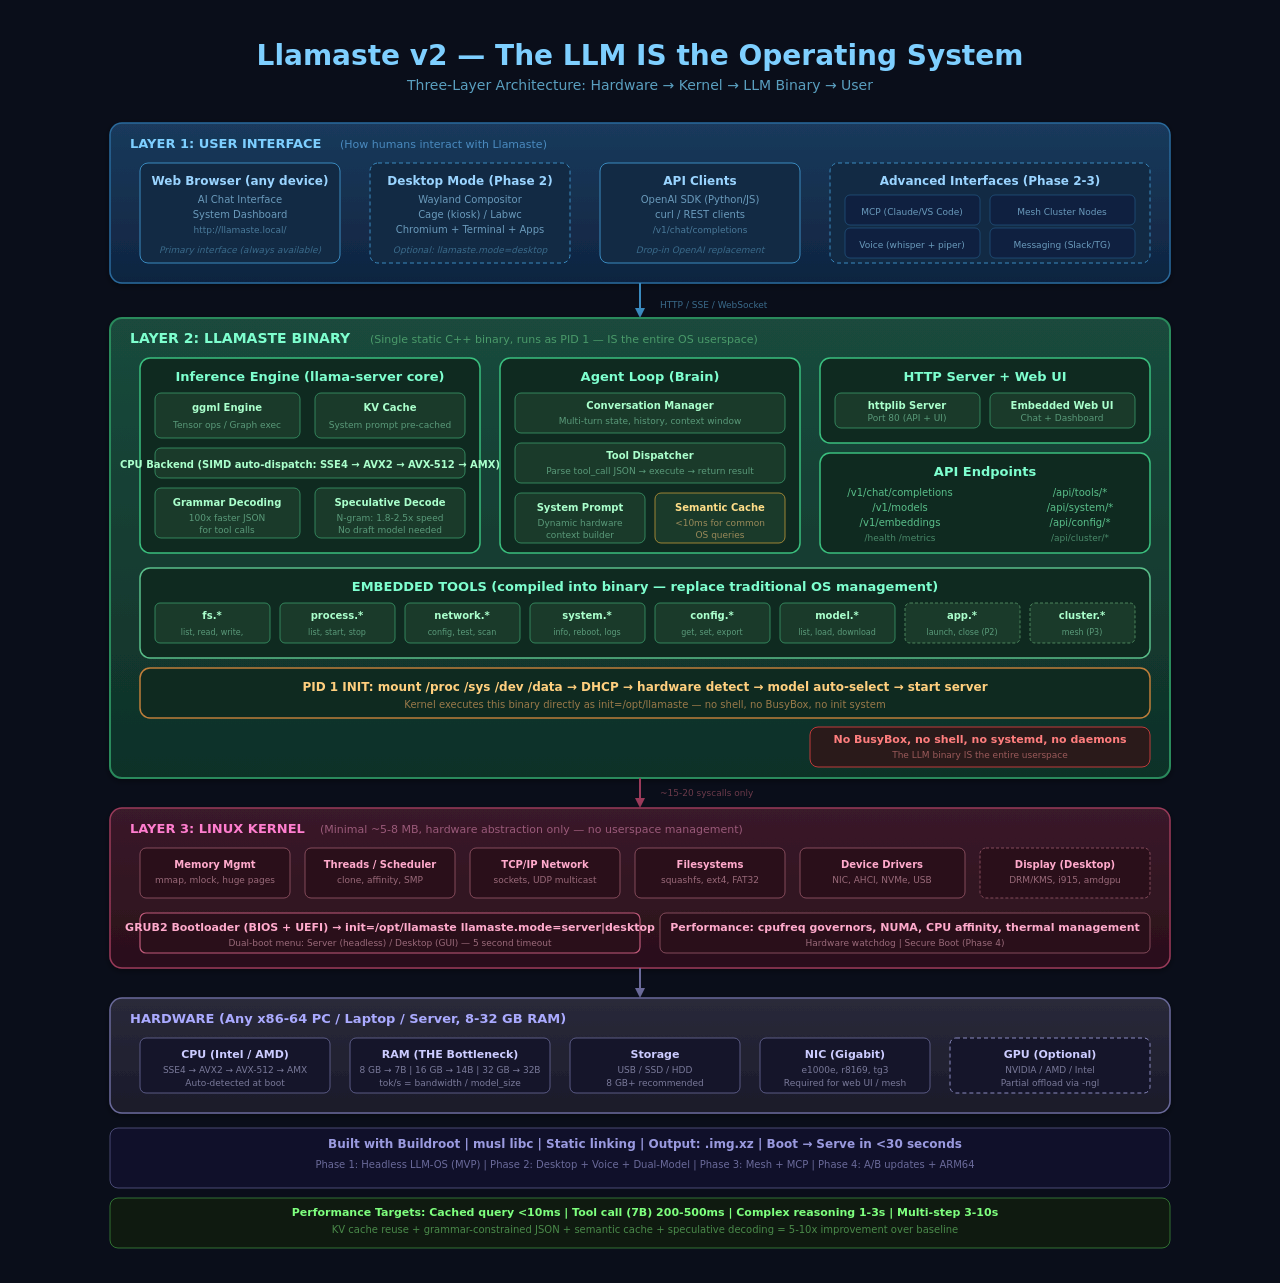
<file: research/llamaste-architecture.html>
<!DOCTYPE html>
<html lang="en">
<head>
<meta charset="UTF-8">
<title>Llamaste v2 — LLM IS the OS Architecture</title>
<style>
  body { margin: 0; padding: 20px; background: #0a0e1a; font-family: 'Segoe UI', system-ui, sans-serif; color: #e0e0e0; }
  h1 { text-align: center; color: #7ecfff; font-size: 28px; margin-bottom: 5px; }
  h2 { text-align: center; color: #5a9fbf; font-size: 14px; font-weight: normal; margin-top: 0; margin-bottom: 20px; }
  .container { display: flex; flex-direction: column; align-items: center; gap: 0; }
  svg { max-width: 1100px; width: 100%; }
</style>
</head>
<body>

<h1>Llamaste v2 — The LLM IS the Operating System</h1>
<h2>Three-Layer Architecture: Hardware &rarr; Kernel &rarr; LLM Binary &rarr; User</h2>

<div class="container">
<svg xmlns="http://www.w3.org/2000/svg" viewBox="0 0 1100 1150">
  <defs>
    <linearGradient id="gUser" x1="0" y1="0" x2="0" y2="1">
      <stop offset="0%" stop-color="#1a3a5c"/>
      <stop offset="100%" stop-color="#0f2440"/>
    </linearGradient>
    <linearGradient id="gBin" x1="0" y1="0" x2="0" y2="1">
      <stop offset="0%" stop-color="#1a4a3c"/>
      <stop offset="100%" stop-color="#0f3028"/>
    </linearGradient>
    <linearGradient id="gKern" x1="0" y1="0" x2="0" y2="1">
      <stop offset="0%" stop-color="#3a1a2a"/>
      <stop offset="100%" stop-color="#2a0f1a"/>
    </linearGradient>
    <linearGradient id="gHw" x1="0" y1="0" x2="0" y2="1">
      <stop offset="0%" stop-color="#2a2a3a"/>
      <stop offset="100%" stop-color="#1a1a2a"/>
    </linearGradient>
    <linearGradient id="gBoot" x1="0" y1="0" x2="0" y2="1">
      <stop offset="0%" stop-color="#3a2a1a"/>
      <stop offset="100%" stop-color="#2a1a0f"/>
    </linearGradient>
    <filter id="shadow">
      <feDropShadow dx="0" dy="2" stdDeviation="3" flood-color="#000" flood-opacity="0.4"/>
    </filter>
  </defs>

  <!-- ==================== LAYER 1: USER INTERFACE ==================== -->
  <rect x="20" y="10" width="1060" height="160" rx="12" fill="url(#gUser)" stroke="#2a6a9c" stroke-width="1.5" filter="url(#shadow)"/>
  <text x="40" y="35" fill="#7ecfff" font-size="13" font-weight="bold">LAYER 1: USER INTERFACE</text>
  <text x="250" y="35" fill="#4a8abf" font-size="11">(How humans interact with Llamaste)</text>

  <!-- Web Browser -->
  <rect x="50" y="50" width="200" height="100" rx="8" fill="#122a44" stroke="#3a8abf" stroke-width="1"/>
  <text x="150" y="72" fill="#9ad4ff" font-size="12" text-anchor="middle" font-weight="bold">Web Browser (any device)</text>
  <text x="150" y="90" fill="#6a9abb" font-size="10" text-anchor="middle">AI Chat Interface</text>
  <text x="150" y="105" fill="#6a9abb" font-size="10" text-anchor="middle">System Dashboard</text>
  <text x="150" y="120" fill="#4a7a9a" font-size="9" text-anchor="middle">http://llamaste.local/</text>
  <text x="150" y="140" fill="#3a6a8a" font-size="9" text-anchor="middle" font-style="italic">Primary interface (always available)</text>

  <!-- Desktop Mode -->
  <rect x="280" y="50" width="200" height="100" rx="8" fill="#122a44" stroke="#3a8abf" stroke-width="1" stroke-dasharray="4,3"/>
  <text x="380" y="72" fill="#9ad4ff" font-size="12" text-anchor="middle" font-weight="bold">Desktop Mode (Phase 2)</text>
  <text x="380" y="90" fill="#6a9abb" font-size="10" text-anchor="middle">Wayland Compositor</text>
  <text x="380" y="105" fill="#6a9abb" font-size="10" text-anchor="middle">Cage (kiosk) / Labwc</text>
  <text x="380" y="120" fill="#6a9abb" font-size="10" text-anchor="middle">Chromium + Terminal + Apps</text>
  <text x="380" y="140" fill="#3a6a8a" font-size="9" text-anchor="middle" font-style="italic">Optional: llamaste.mode=desktop</text>

  <!-- API Clients -->
  <rect x="510" y="50" width="200" height="100" rx="8" fill="#122a44" stroke="#3a8abf" stroke-width="1"/>
  <text x="610" y="72" fill="#9ad4ff" font-size="12" text-anchor="middle" font-weight="bold">API Clients</text>
  <text x="610" y="90" fill="#6a9abb" font-size="10" text-anchor="middle">OpenAI SDK (Python/JS)</text>
  <text x="610" y="105" fill="#6a9abb" font-size="10" text-anchor="middle">curl / REST clients</text>
  <text x="610" y="120" fill="#4a7a9a" font-size="9" text-anchor="middle">/v1/chat/completions</text>
  <text x="610" y="140" fill="#3a6a8a" font-size="9" text-anchor="middle" font-style="italic">Drop-in OpenAI replacement</text>

  <!-- MCP + Voice + Mesh -->
  <rect x="740" y="50" width="320" height="100" rx="8" fill="#122a44" stroke="#3a8abf" stroke-width="1" stroke-dasharray="4,3"/>
  <text x="900" y="72" fill="#9ad4ff" font-size="12" text-anchor="middle" font-weight="bold">Advanced Interfaces (Phase 2-3)</text>
  <rect x="755" y="82" width="135" height="30" rx="5" fill="#0f2040" stroke="#2a6a9c" stroke-width="0.5"/>
  <text x="822" y="102" fill="#6a9abb" font-size="9" text-anchor="middle">MCP (Claude/VS Code)</text>
  <rect x="755" y="115" width="135" height="30" rx="5" fill="#0f2040" stroke="#2a6a9c" stroke-width="0.5"/>
  <text x="822" y="135" fill="#6a9abb" font-size="9" text-anchor="middle">Voice (whisper + piper)</text>
  <rect x="900" y="82" width="145" height="30" rx="5" fill="#0f2040" stroke="#2a6a9c" stroke-width="0.5"/>
  <text x="972" y="102" fill="#6a9abb" font-size="9" text-anchor="middle">Mesh Cluster Nodes</text>
  <rect x="900" y="115" width="145" height="30" rx="5" fill="#0f2040" stroke="#2a6a9c" stroke-width="0.5"/>
  <text x="972" y="135" fill="#6a9abb" font-size="9" text-anchor="middle">Messaging (Slack/TG)</text>

  <!-- Arrow down -->
  <line x1="550" y1="170" x2="550" y2="195" stroke="#3a8abf" stroke-width="2"/>
  <polygon points="545,195 555,195 550,205" fill="#3a8abf"/>
  <text x="570" y="195" fill="#3a6a8a" font-size="9">HTTP / SSE / WebSocket</text>

  <!-- ==================== LAYER 2: LLAMASTE BINARY ==================== -->
  <rect x="20" y="205" width="1060" height="460" rx="12" fill="url(#gBin)" stroke="#2a8a5c" stroke-width="2" filter="url(#shadow)"/>
  <text x="40" y="230" fill="#7effcf" font-size="14" font-weight="bold">LAYER 2: LLAMASTE BINARY</text>
  <text x="280" y="230" fill="#4a9a6a" font-size="11">(Single static C++ binary, runs as PID 1 — IS the entire OS userspace)</text>

  <!-- Inference Engine -->
  <rect x="50" y="245" width="340" height="195" rx="10" fill="#0f2a20" stroke="#3abf7e" stroke-width="1.5"/>
  <text x="220" y="268" fill="#7effcf" font-size="13" text-anchor="middle" font-weight="bold">Inference Engine (llama-server core)</text>

  <rect x="65" y="280" width="145" height="45" rx="6" fill="#1a3a2a" stroke="#3a9a6a" stroke-width="0.8"/>
  <text x="137" y="298" fill="#aaffcc" font-size="10" text-anchor="middle" font-weight="bold">ggml Engine</text>
  <text x="137" y="315" fill="#5a9a7a" font-size="9" text-anchor="middle">Tensor ops / Graph exec</text>

  <rect x="225" y="280" width="150" height="45" rx="6" fill="#1a3a2a" stroke="#3a9a6a" stroke-width="0.8"/>
  <text x="300" y="298" fill="#aaffcc" font-size="10" text-anchor="middle" font-weight="bold">KV Cache</text>
  <text x="300" y="315" fill="#5a9a7a" font-size="9" text-anchor="middle">System prompt pre-cached</text>

  <rect x="65" y="335" width="310" height="30" rx="6" fill="#1a3a2a" stroke="#3a9a6a" stroke-width="0.8"/>
  <text x="220" y="355" fill="#aaffcc" font-size="10" text-anchor="middle" font-weight="bold">CPU Backend (SIMD auto-dispatch: SSE4 → AVX2 → AVX-512 → AMX)</text>

  <rect x="65" y="375" width="145" height="50" rx="6" fill="#1a3a2a" stroke="#3a9a6a" stroke-width="0.8"/>
  <text x="137" y="393" fill="#aaffcc" font-size="10" text-anchor="middle" font-weight="bold">Grammar Decoding</text>
  <text x="137" y="408" fill="#5a9a7a" font-size="9" text-anchor="middle">100x faster JSON</text>
  <text x="137" y="420" fill="#5a9a7a" font-size="9" text-anchor="middle">for tool calls</text>

  <rect x="225" y="375" width="150" height="50" rx="6" fill="#1a3a2a" stroke="#3a9a6a" stroke-width="0.8"/>
  <text x="300" y="393" fill="#aaffcc" font-size="10" text-anchor="middle" font-weight="bold">Speculative Decode</text>
  <text x="300" y="408" fill="#5a9a7a" font-size="9" text-anchor="middle">N-gram: 1.8-2.5x speed</text>
  <text x="300" y="420" fill="#5a9a7a" font-size="9" text-anchor="middle">No draft model needed</text>

  <!-- Agent Loop -->
  <rect x="410" y="245" width="300" height="195" rx="10" fill="#0f2a20" stroke="#3abf7e" stroke-width="1.5"/>
  <text x="560" y="268" fill="#7effcf" font-size="13" text-anchor="middle" font-weight="bold">Agent Loop (Brain)</text>

  <rect x="425" y="280" width="270" height="40" rx="6" fill="#1a3a2a" stroke="#3a9a6a" stroke-width="0.8"/>
  <text x="560" y="296" fill="#aaffcc" font-size="10" text-anchor="middle" font-weight="bold">Conversation Manager</text>
  <text x="560" y="311" fill="#5a9a7a" font-size="9" text-anchor="middle">Multi-turn state, history, context window</text>

  <rect x="425" y="330" width="270" height="40" rx="6" fill="#1a3a2a" stroke="#3a9a6a" stroke-width="0.8"/>
  <text x="560" y="346" fill="#aaffcc" font-size="10" text-anchor="middle" font-weight="bold">Tool Dispatcher</text>
  <text x="560" y="361" fill="#5a9a7a" font-size="9" text-anchor="middle">Parse tool_call JSON → execute → return result</text>

  <rect x="425" y="380" width="130" height="50" rx="6" fill="#1a3a2a" stroke="#3a9a6a" stroke-width="0.8"/>
  <text x="490" y="398" fill="#aaffcc" font-size="10" text-anchor="middle" font-weight="bold">System Prompt</text>
  <text x="490" y="413" fill="#5a9a7a" font-size="9" text-anchor="middle">Dynamic hardware</text>
  <text x="490" y="425" fill="#5a9a7a" font-size="9" text-anchor="middle">context builder</text>

  <rect x="565" y="380" width="130" height="50" rx="6" fill="#1a3a2a" stroke="#bf9a3a" stroke-width="0.8"/>
  <text x="630" y="398" fill="#ffdd88" font-size="10" text-anchor="middle" font-weight="bold">Semantic Cache</text>
  <text x="630" y="413" fill="#9a8a5a" font-size="9" text-anchor="middle">&lt;10ms for common</text>
  <text x="630" y="425" fill="#9a8a5a" font-size="9" text-anchor="middle">OS queries</text>

  <!-- HTTP + Web UI -->
  <rect x="730" y="245" width="330" height="85" rx="10" fill="#0f2a20" stroke="#3abf7e" stroke-width="1.5"/>
  <text x="895" y="268" fill="#7effcf" font-size="13" text-anchor="middle" font-weight="bold">HTTP Server + Web UI</text>

  <rect x="745" y="280" width="145" height="35" rx="6" fill="#1a3a2a" stroke="#3a9a6a" stroke-width="0.8"/>
  <text x="817" y="296" fill="#aaffcc" font-size="10" text-anchor="middle" font-weight="bold">httplib Server</text>
  <text x="817" y="308" fill="#5a9a7a" font-size="9" text-anchor="middle">Port 80 (API + UI)</text>

  <rect x="900" y="280" width="145" height="35" rx="6" fill="#1a3a2a" stroke="#3a9a6a" stroke-width="0.8"/>
  <text x="972" y="296" fill="#aaffcc" font-size="10" text-anchor="middle" font-weight="bold">Embedded Web UI</text>
  <text x="972" y="308" fill="#5a9a7a" font-size="9" text-anchor="middle">Chat + Dashboard</text>

  <!-- APIs -->
  <rect x="730" y="340" width="330" height="100" rx="10" fill="#0f2a20" stroke="#3abf7e" stroke-width="1.5"/>
  <text x="895" y="363" fill="#7effcf" font-size="13" text-anchor="middle" font-weight="bold">API Endpoints</text>
  <text x="810" y="383" fill="#5abf8a" font-size="10" text-anchor="middle">/v1/chat/completions</text>
  <text x="810" y="398" fill="#5abf8a" font-size="10" text-anchor="middle">/v1/models</text>
  <text x="810" y="413" fill="#5abf8a" font-size="10" text-anchor="middle">/v1/embeddings</text>
  <text x="810" y="428" fill="#4a8a6a" font-size="9" text-anchor="middle">/health /metrics</text>
  <text x="990" y="383" fill="#5abf8a" font-size="10" text-anchor="middle">/api/tools/*</text>
  <text x="990" y="398" fill="#5abf8a" font-size="10" text-anchor="middle">/api/system/*</text>
  <text x="990" y="413" fill="#5abf8a" font-size="10" text-anchor="middle">/api/config/*</text>
  <text x="990" y="428" fill="#4a8a6a" font-size="9" text-anchor="middle">/api/cluster/*</text>

  <!-- EMBEDDED TOOLS (big box spanning width) -->
  <rect x="50" y="455" width="1010" height="90" rx="10" fill="#0f2a20" stroke="#5abf8a" stroke-width="1.5"/>
  <text x="555" y="478" fill="#7effcf" font-size="13" text-anchor="middle" font-weight="bold">EMBEDDED TOOLS (compiled into binary — replace traditional OS management)</text>

  <rect x="65" y="490" width="115" height="40" rx="5" fill="#1a3a2a" stroke="#3a9a6a" stroke-width="0.8"/>
  <text x="122" y="506" fill="#aaffcc" font-size="10" text-anchor="middle" font-weight="bold">fs.*</text>
  <text x="122" y="522" fill="#5a9a7a" font-size="8" text-anchor="middle">list, read, write,</text>

  <rect x="190" y="490" width="115" height="40" rx="5" fill="#1a3a2a" stroke="#3a9a6a" stroke-width="0.8"/>
  <text x="247" y="506" fill="#aaffcc" font-size="10" text-anchor="middle" font-weight="bold">process.*</text>
  <text x="247" y="522" fill="#5a9a7a" font-size="8" text-anchor="middle">list, start, stop</text>

  <rect x="315" y="490" width="115" height="40" rx="5" fill="#1a3a2a" stroke="#3a9a6a" stroke-width="0.8"/>
  <text x="372" y="506" fill="#aaffcc" font-size="10" text-anchor="middle" font-weight="bold">network.*</text>
  <text x="372" y="522" fill="#5a9a7a" font-size="8" text-anchor="middle">config, test, scan</text>

  <rect x="440" y="490" width="115" height="40" rx="5" fill="#1a3a2a" stroke="#3a9a6a" stroke-width="0.8"/>
  <text x="497" y="506" fill="#aaffcc" font-size="10" text-anchor="middle" font-weight="bold">system.*</text>
  <text x="497" y="522" fill="#5a9a7a" font-size="8" text-anchor="middle">info, reboot, logs</text>

  <rect x="565" y="490" width="115" height="40" rx="5" fill="#1a3a2a" stroke="#3a9a6a" stroke-width="0.8"/>
  <text x="622" y="506" fill="#aaffcc" font-size="10" text-anchor="middle" font-weight="bold">config.*</text>
  <text x="622" y="522" fill="#5a9a7a" font-size="8" text-anchor="middle">get, set, export</text>

  <rect x="690" y="490" width="115" height="40" rx="5" fill="#1a3a2a" stroke="#3a9a6a" stroke-width="0.8"/>
  <text x="747" y="506" fill="#aaffcc" font-size="10" text-anchor="middle" font-weight="bold">model.*</text>
  <text x="747" y="522" fill="#5a9a7a" font-size="8" text-anchor="middle">list, load, download</text>

  <rect x="815" y="490" width="115" height="40" rx="5" fill="#1a3a2a" stroke="#5a9a6a" stroke-width="0.8" stroke-dasharray="3,2"/>
  <text x="872" y="506" fill="#aaffcc" font-size="10" text-anchor="middle" font-weight="bold">app.*</text>
  <text x="872" y="522" fill="#5a9a7a" font-size="8" text-anchor="middle">launch, close (P2)</text>

  <rect x="940" y="490" width="105" height="40" rx="5" fill="#1a3a2a" stroke="#5a9a6a" stroke-width="0.8" stroke-dasharray="3,2"/>
  <text x="992" y="506" fill="#aaffcc" font-size="10" text-anchor="middle" font-weight="bold">cluster.*</text>
  <text x="992" y="522" fill="#5a9a7a" font-size="8" text-anchor="middle">mesh (P3)</text>

  <!-- PID 1 Init -->
  <rect x="50" y="555" width="1010" height="50" rx="10" fill="#0f2a20" stroke="#bf7e3a" stroke-width="1.5"/>
  <text x="555" y="578" fill="#ffcf7e" font-size="12" text-anchor="middle" font-weight="bold">PID 1 INIT: mount /proc /sys /dev /data → DHCP → hardware detect → model auto-select → start server</text>
  <text x="555" y="595" fill="#9a7a4a" font-size="10" text-anchor="middle">Kernel executes this binary directly as init=/opt/llamaste — no shell, no BusyBox, no init system</text>

  <!-- No BusyBox callout -->
  <rect x="720" y="614" width="340" height="40" rx="8" fill="#2a1a1a" stroke="#bf3a3a" stroke-width="1"/>
  <text x="890" y="630" fill="#ff7e7e" font-size="11" text-anchor="middle" font-weight="bold">No BusyBox, no shell, no systemd, no daemons</text>
  <text x="890" y="645" fill="#9a5a5a" font-size="9" text-anchor="middle">The LLM binary IS the entire userspace</text>

  <!-- Arrow down -->
  <line x1="550" y1="665" x2="550" y2="685" stroke="#9a3a5a" stroke-width="2"/>
  <polygon points="545,685 555,685 550,695" fill="#9a3a5a"/>
  <text x="570" y="683" fill="#6a3a4a" font-size="9">~15-20 syscalls only</text>

  <!-- ==================== LAYER 3: LINUX KERNEL ==================== -->
  <rect x="20" y="695" width="1060" height="160" rx="12" fill="url(#gKern)" stroke="#9a3a5a" stroke-width="1.5" filter="url(#shadow)"/>
  <text x="40" y="720" fill="#ff7ecf" font-size="13" font-weight="bold">LAYER 3: LINUX KERNEL</text>
  <text x="230" y="720" fill="#9a5a7a" font-size="11">(Minimal ~5-8 MB, hardware abstraction only — no userspace management)</text>

  <rect x="50" y="735" width="150" height="50" rx="6" fill="#2a0f1a" stroke="#9a5a6a" stroke-width="0.8"/>
  <text x="125" y="755" fill="#ffaacc" font-size="10" text-anchor="middle" font-weight="bold">Memory Mgmt</text>
  <text x="125" y="770" fill="#9a6a7a" font-size="9" text-anchor="middle">mmap, mlock, huge pages</text>

  <rect x="215" y="735" width="150" height="50" rx="6" fill="#2a0f1a" stroke="#9a5a6a" stroke-width="0.8"/>
  <text x="290" y="755" fill="#ffaacc" font-size="10" text-anchor="middle" font-weight="bold">Threads / Scheduler</text>
  <text x="290" y="770" fill="#9a6a7a" font-size="9" text-anchor="middle">clone, affinity, SMP</text>

  <rect x="380" y="735" width="150" height="50" rx="6" fill="#2a0f1a" stroke="#9a5a6a" stroke-width="0.8"/>
  <text x="455" y="755" fill="#ffaacc" font-size="10" text-anchor="middle" font-weight="bold">TCP/IP Network</text>
  <text x="455" y="770" fill="#9a6a7a" font-size="9" text-anchor="middle">sockets, UDP multicast</text>

  <rect x="545" y="735" width="150" height="50" rx="6" fill="#2a0f1a" stroke="#9a5a6a" stroke-width="0.8"/>
  <text x="620" y="755" fill="#ffaacc" font-size="10" text-anchor="middle" font-weight="bold">Filesystems</text>
  <text x="620" y="770" fill="#9a6a7a" font-size="9" text-anchor="middle">squashfs, ext4, FAT32</text>

  <rect x="710" y="735" width="165" height="50" rx="6" fill="#2a0f1a" stroke="#9a5a6a" stroke-width="0.8"/>
  <text x="792" y="755" fill="#ffaacc" font-size="10" text-anchor="middle" font-weight="bold">Device Drivers</text>
  <text x="792" y="770" fill="#9a6a7a" font-size="9" text-anchor="middle">NIC, AHCI, NVMe, USB</text>

  <rect x="890" y="735" width="170" height="50" rx="6" fill="#2a0f1a" stroke="#9a5a6a" stroke-width="0.8" stroke-dasharray="3,2"/>
  <text x="975" y="755" fill="#ffaacc" font-size="10" text-anchor="middle" font-weight="bold">Display (Desktop)</text>
  <text x="975" y="770" fill="#9a6a7a" font-size="9" text-anchor="middle">DRM/KMS, i915, amdgpu</text>

  <!-- GRUB -->
  <rect x="50" y="800" width="500" height="40" rx="6" fill="#2a0f1a" stroke="#bf5a7a" stroke-width="1.2"/>
  <text x="300" y="818" fill="#ffaacc" font-size="11" text-anchor="middle" font-weight="bold">GRUB2 Bootloader (BIOS + UEFI) → init=/opt/llamaste llamaste.mode=server|desktop</text>
  <text x="300" y="833" fill="#9a6a7a" font-size="9" text-anchor="middle">Dual-boot menu: Server (headless) / Desktop (GUI) — 5 second timeout</text>

  <!-- Performance box -->
  <rect x="570" y="800" width="490" height="40" rx="6" fill="#2a0f1a" stroke="#9a5a6a" stroke-width="0.8"/>
  <text x="815" y="818" fill="#ffaacc" font-size="11" text-anchor="middle" font-weight="bold">Performance: cpufreq governors, NUMA, CPU affinity, thermal management</text>
  <text x="815" y="833" fill="#9a6a7a" font-size="9" text-anchor="middle">Hardware watchdog | Secure Boot (Phase 4)</text>

  <!-- Arrow down -->
  <line x1="550" y1="855" x2="550" y2="875" stroke="#6a6a9a" stroke-width="2"/>
  <polygon points="545,875 555,875 550,885" fill="#6a6a9a"/>

  <!-- ==================== HARDWARE ==================== -->
  <rect x="20" y="885" width="1060" height="115" rx="12" fill="url(#gHw)" stroke="#6a6a9a" stroke-width="1.5" filter="url(#shadow)"/>
  <text x="40" y="910" fill="#aaaaff" font-size="13" font-weight="bold">HARDWARE (Any x86-64 PC / Laptop / Server, 8-32 GB RAM)</text>

  <rect x="50" y="925" width="190" height="55" rx="6" fill="#15152a" stroke="#6a6a9a" stroke-width="0.8"/>
  <text x="145" y="945" fill="#ccccff" font-size="11" text-anchor="middle" font-weight="bold">CPU (Intel / AMD)</text>
  <text x="145" y="960" fill="#7a7a9a" font-size="9" text-anchor="middle">SSE4 → AVX2 → AVX-512 → AMX</text>
  <text x="145" y="973" fill="#7a7a9a" font-size="9" text-anchor="middle">Auto-detected at boot</text>

  <rect x="260" y="925" width="200" height="55" rx="6" fill="#15152a" stroke="#6a6a9a" stroke-width="0.8"/>
  <text x="360" y="945" fill="#ccccff" font-size="11" text-anchor="middle" font-weight="bold">RAM (THE Bottleneck)</text>
  <text x="360" y="960" fill="#7a7a9a" font-size="9" text-anchor="middle">8 GB → 7B | 16 GB → 14B | 32 GB → 32B</text>
  <text x="360" y="973" fill="#7a7a9a" font-size="9" text-anchor="middle">tok/s = bandwidth / model_size</text>

  <rect x="480" y="925" width="170" height="55" rx="6" fill="#15152a" stroke="#6a6a9a" stroke-width="0.8"/>
  <text x="565" y="945" fill="#ccccff" font-size="11" text-anchor="middle" font-weight="bold">Storage</text>
  <text x="565" y="960" fill="#7a7a9a" font-size="9" text-anchor="middle">USB / SSD / HDD</text>
  <text x="565" y="973" fill="#7a7a9a" font-size="9" text-anchor="middle">8 GB+ recommended</text>

  <rect x="670" y="925" width="170" height="55" rx="6" fill="#15152a" stroke="#6a6a9a" stroke-width="0.8"/>
  <text x="755" y="945" fill="#ccccff" font-size="11" text-anchor="middle" font-weight="bold">NIC (Gigabit)</text>
  <text x="755" y="960" fill="#7a7a9a" font-size="9" text-anchor="middle">e1000e, r8169, tg3</text>
  <text x="755" y="973" fill="#7a7a9a" font-size="9" text-anchor="middle">Required for web UI / mesh</text>

  <rect x="860" y="925" width="200" height="55" rx="6" fill="#15152a" stroke="#8a8abf" stroke-width="1" stroke-dasharray="4,3"/>
  <text x="960" y="945" fill="#ccccff" font-size="11" text-anchor="middle" font-weight="bold">GPU (Optional)</text>
  <text x="960" y="960" fill="#7a7a9a" font-size="9" text-anchor="middle">NVIDIA / AMD / Intel</text>
  <text x="960" y="973" fill="#7a7a9a" font-size="9" text-anchor="middle">Partial offload via -ngl</text>

  <!-- Build info bar -->
  <rect x="20" y="1015" width="1060" height="60" rx="8" fill="#10102a" stroke="#5a5a8a" stroke-width="0.8"/>
  <text x="555" y="1035" fill="#9a9adf" font-size="12" text-anchor="middle" font-weight="bold">Built with Buildroot | musl libc | Static linking | Output: .img.xz | Boot → Serve in &lt;30 seconds</text>
  <text x="555" y="1055" fill="#6a6a9a" font-size="10" text-anchor="middle">Phase 1: Headless LLM-OS (MVP) | Phase 2: Desktop + Voice + Dual-Model | Phase 3: Mesh + MCP | Phase 4: A/B updates + ARM64</text>

  <!-- Performance targets bar -->
  <rect x="20" y="1085" width="1060" height="50" rx="8" fill="#0f1a10" stroke="#3a8a3a" stroke-width="0.8"/>
  <text x="555" y="1103" fill="#7eff7e" font-size="11" text-anchor="middle" font-weight="bold">Performance Targets: Cached query &lt;10ms | Tool call (7B) 200-500ms | Complex reasoning 1-3s | Multi-step 3-10s</text>
  <text x="555" y="1120" fill="#4a8a4a" font-size="10" text-anchor="middle">KV cache reuse + grammar-constrained JSON + semantic cache + speculative decoding = 5-10x improvement over baseline</text>

</svg>
</div>

</body>
</html>
</file>
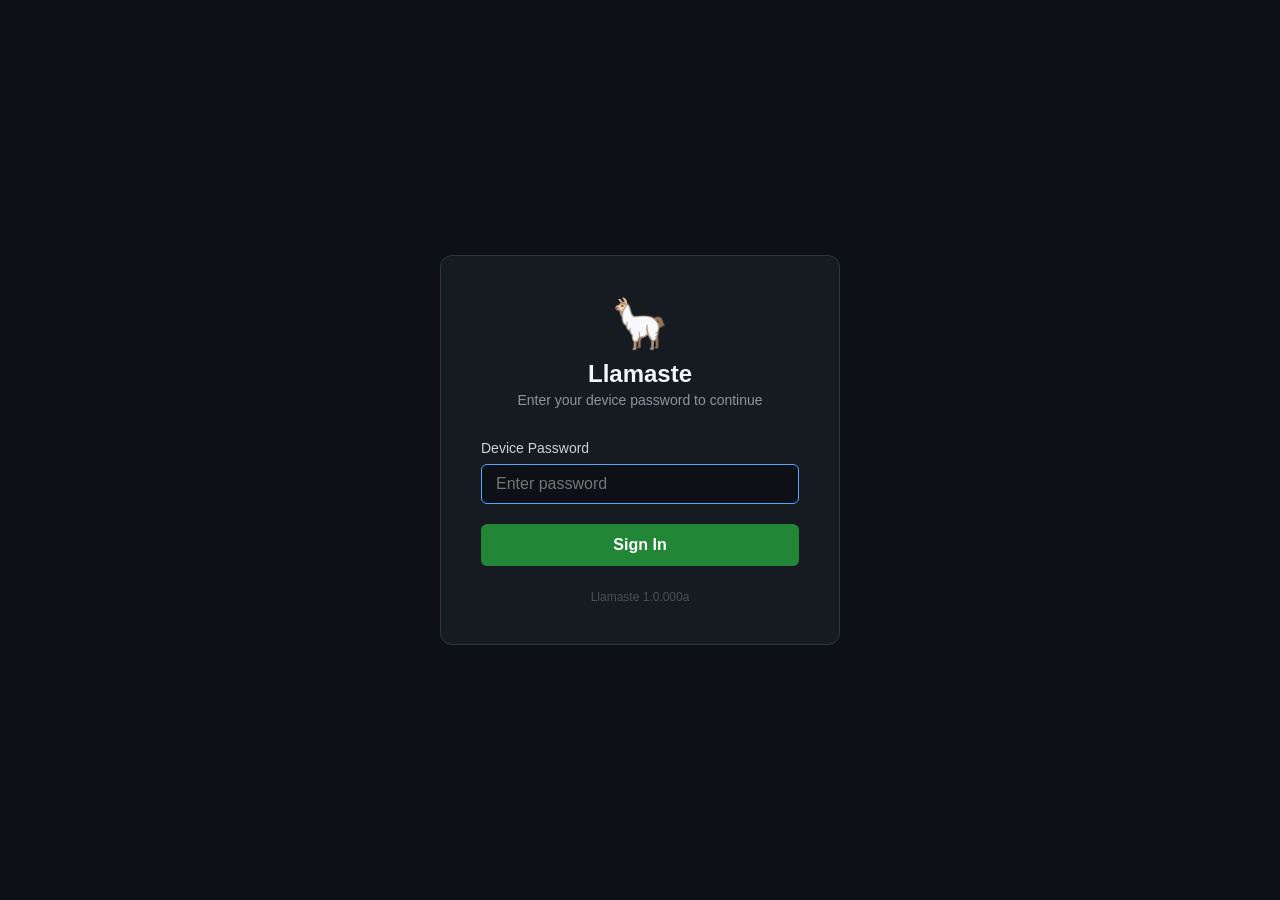
<file: src/llamaste/web/login.html>
<!DOCTYPE html>
<html lang="en">
<head>
<meta charset="UTF-8">
<meta name="viewport" content="width=device-width, initial-scale=1.0">
<title>Llamaste - Login</title>
<style>
    * { margin: 0; padding: 0; box-sizing: border-box; }
    body {
        background: #0d1117;
        color: #c9d1d9;
        font-family: -apple-system, BlinkMacSystemFont, 'Segoe UI', Roboto, sans-serif;
        display: flex;
        align-items: center;
        justify-content: center;
        min-height: 100vh;
    }
    .login-card {
        background: #161b22;
        border: 1px solid #30363d;
        border-radius: 12px;
        padding: 40px;
        width: 100%;
        max-width: 400px;
        text-align: center;
    }
    .logo {
        font-size: 48px;
        margin-bottom: 8px;
    }
    h1 {
        font-size: 24px;
        font-weight: 600;
        color: #f0f6fc;
        margin-bottom: 4px;
    }
    .subtitle {
        color: #8b949e;
        font-size: 14px;
        margin-bottom: 32px;
    }
    .form-group {
        margin-bottom: 20px;
        text-align: left;
    }
    label {
        display: block;
        font-size: 14px;
        color: #c9d1d9;
        margin-bottom: 8px;
    }
    input[type="password"] {
        width: 100%;
        padding: 10px 14px;
        background: #0d1117;
        border: 1px solid #30363d;
        border-radius: 6px;
        color: #f0f6fc;
        font-size: 16px;
        outline: none;
        transition: border-color 0.2s;
    }
    input[type="password"]:focus {
        border-color: #58a6ff;
    }
    button {
        width: 100%;
        padding: 12px;
        background: #238636;
        border: none;
        border-radius: 6px;
        color: #fff;
        font-size: 16px;
        font-weight: 600;
        cursor: pointer;
        transition: background 0.2s;
    }
    button:hover { background: #2ea043; }
    button:active { background: #1a7f37; }
    button:disabled {
        background: #21262d;
        color: #484f58;
        cursor: not-allowed;
    }
    .error {
        background: rgba(248, 81, 73, 0.1);
        border: 1px solid #f85149;
        border-radius: 6px;
        padding: 10px 14px;
        color: #f85149;
        font-size: 14px;
        margin-bottom: 16px;
        display: none;
    }
    .error.visible { display: block; }
    .version {
        margin-top: 24px;
        font-size: 12px;
        color: #484f58;
    }
</style>
</head>
<body>
<div class="login-card">
    <div class="logo">&#x1F999;</div>
    <h1>Llamaste</h1>
    <p class="subtitle">Enter your device password to continue</p>

    <div id="error" class="error"></div>

    <form id="loginForm">
        <div class="form-group">
            <label for="password">Device Password</label>
            <input type="password" id="password" name="password"
                   placeholder="Enter password" autofocus autocomplete="current-password">
        </div>
        <button type="submit" id="submitBtn">Sign In</button>
    </form>

    <p class="version">Llamaste 1.0.000a</p>
</div>

<script>
const form = document.getElementById('loginForm');
const errorDiv = document.getElementById('error');
const submitBtn = document.getElementById('submitBtn');
const passwordInput = document.getElementById('password');

form.addEventListener('submit', async (e) => {
    e.preventDefault();
    errorDiv.classList.remove('visible');
    submitBtn.disabled = true;
    submitBtn.textContent = 'Signing in...';

    try {
        const res = await fetch('/llamaste/auth/login', {
            method: 'POST',
            headers: { 'Content-Type': 'application/json' },
            body: JSON.stringify({ password: passwordInput.value })
        });

        const data = await res.json();

        if (res.ok && data.success) {
            window.location.href = '/';
        } else {
            errorDiv.textContent = data.error || 'Login failed';
            errorDiv.classList.add('visible');
            passwordInput.value = '';
            passwordInput.focus();
        }
    } catch (err) {
        errorDiv.textContent = 'Connection error. Is the server running?';
        errorDiv.classList.add('visible');
    } finally {
        submitBtn.disabled = false;
        submitBtn.textContent = 'Sign In';
    }
});
</script>
</body>
</html>
</file>
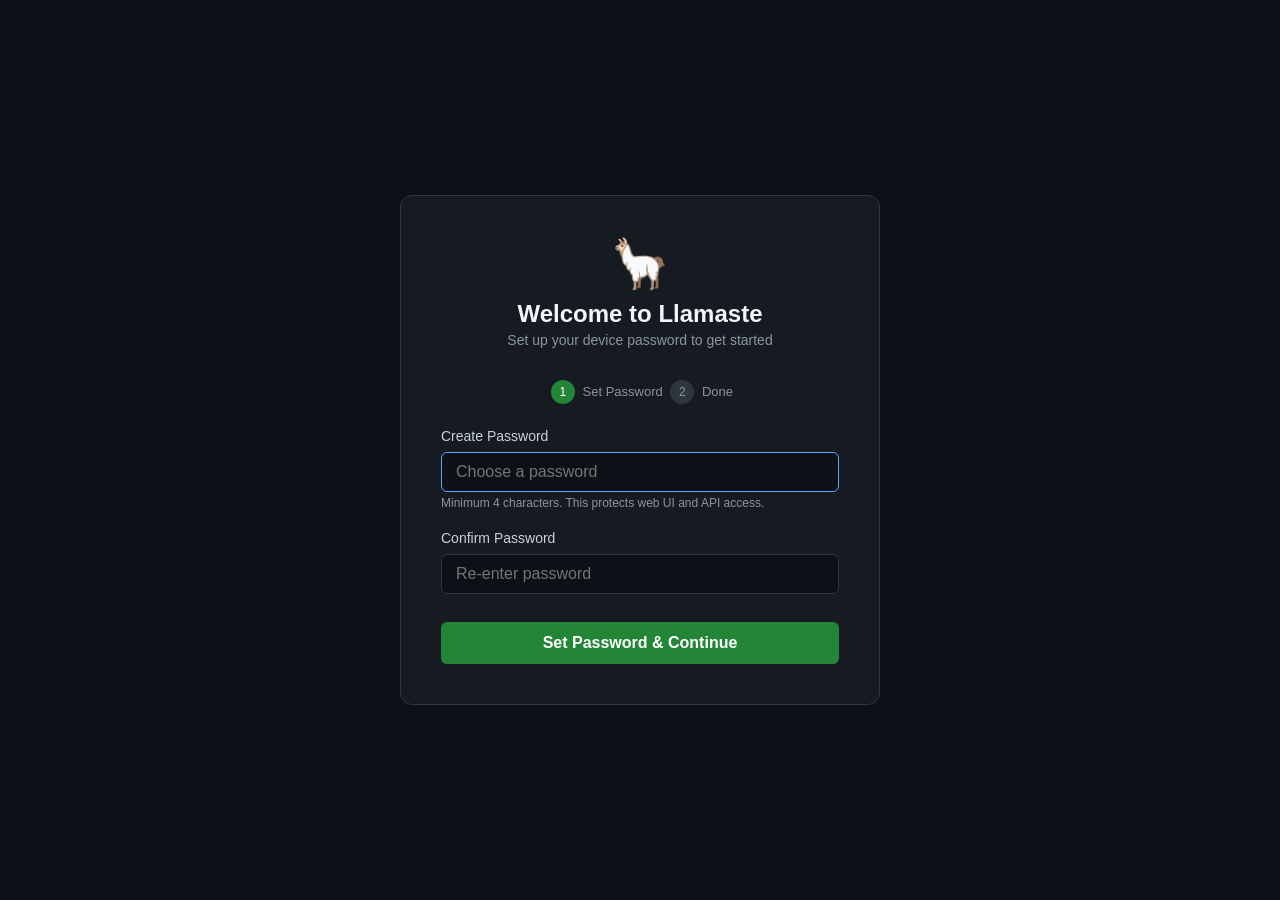
<file: src/llamaste/web/setup.html>
<!DOCTYPE html>
<html lang="en">
<head>
<meta charset="UTF-8">
<meta name="viewport" content="width=device-width, initial-scale=1.0">
<title>Llamaste - First Boot Setup</title>
<style>
    * { margin: 0; padding: 0; box-sizing: border-box; }
    body {
        background: #0d1117;
        color: #c9d1d9;
        font-family: -apple-system, BlinkMacSystemFont, 'Segoe UI', Roboto, sans-serif;
        display: flex;
        align-items: center;
        justify-content: center;
        min-height: 100vh;
    }
    .setup-card {
        background: #161b22;
        border: 1px solid #30363d;
        border-radius: 12px;
        padding: 40px;
        width: 100%;
        max-width: 480px;
    }
    .logo {
        font-size: 48px;
        text-align: center;
        margin-bottom: 8px;
    }
    h1 {
        font-size: 24px;
        font-weight: 600;
        color: #f0f6fc;
        text-align: center;
        margin-bottom: 4px;
    }
    .subtitle {
        color: #8b949e;
        font-size: 14px;
        text-align: center;
        margin-bottom: 32px;
    }
    .form-group {
        margin-bottom: 20px;
    }
    label {
        display: block;
        font-size: 14px;
        color: #c9d1d9;
        margin-bottom: 8px;
    }
    input[type="password"], input[type="text"] {
        width: 100%;
        padding: 10px 14px;
        background: #0d1117;
        border: 1px solid #30363d;
        border-radius: 6px;
        color: #f0f6fc;
        font-size: 16px;
        outline: none;
        transition: border-color 0.2s;
    }
    input:focus { border-color: #58a6ff; }
    button {
        width: 100%;
        padding: 12px;
        background: #238636;
        border: none;
        border-radius: 6px;
        color: #fff;
        font-size: 16px;
        font-weight: 600;
        cursor: pointer;
        transition: background 0.2s;
        margin-top: 8px;
    }
    button:hover { background: #2ea043; }
    button:active { background: #1a7f37; }
    button:disabled {
        background: #21262d;
        color: #484f58;
        cursor: not-allowed;
    }
    .error {
        background: rgba(248, 81, 73, 0.1);
        border: 1px solid #f85149;
        border-radius: 6px;
        padding: 10px 14px;
        color: #f85149;
        font-size: 14px;
        margin-bottom: 16px;
        display: none;
    }
    .error.visible { display: block; }
    .success-box {
        background: rgba(35, 134, 54, 0.1);
        border: 1px solid #238636;
        border-radius: 6px;
        padding: 16px;
        margin-bottom: 16px;
        display: none;
    }
    .success-box.visible { display: block; }
    .success-box h3 {
        color: #3fb950;
        font-size: 16px;
        margin-bottom: 8px;
    }
    .api-key {
        background: #0d1117;
        border: 1px solid #30363d;
        border-radius: 4px;
        padding: 8px 12px;
        font-family: monospace;
        font-size: 14px;
        color: #58a6ff;
        word-break: break-all;
        margin: 8px 0;
    }
    .api-key-note {
        font-size: 12px;
        color: #8b949e;
    }
    .step-indicator {
        text-align: center;
        margin-bottom: 24px;
        color: #8b949e;
        font-size: 13px;
    }
    .step-indicator span {
        display: inline-block;
        width: 24px;
        height: 24px;
        line-height: 24px;
        border-radius: 50%;
        background: #30363d;
        color: #8b949e;
        font-size: 12px;
        margin: 0 4px;
    }
    .step-indicator span.active {
        background: #238636;
        color: #fff;
    }
    .hint {
        font-size: 12px;
        color: #8b949e;
        margin-top: 4px;
    }
    .mismatch {
        border-color: #f85149 !important;
    }
</style>
</head>
<body>
<div class="setup-card">
    <div class="logo">&#x1F999;</div>
    <h1>Welcome to Llamaste</h1>
    <p class="subtitle">Set up your device password to get started</p>

    <div class="step-indicator">
        <span class="active">1</span> Set Password
        <span>2</span> Done
    </div>

    <div id="error" class="error"></div>

    <div id="setupForm">
        <div class="form-group">
            <label for="password">Create Password</label>
            <input type="password" id="password" placeholder="Choose a password"
                   autofocus autocomplete="new-password">
            <p class="hint">Minimum 4 characters. This protects web UI and API access.</p>
        </div>
        <div class="form-group">
            <label for="confirm">Confirm Password</label>
            <input type="password" id="confirm" placeholder="Re-enter password"
                   autocomplete="new-password">
        </div>
        <button type="button" id="submitBtn" onclick="doSetup()">Set Password & Continue</button>
    </div>

    <div id="successBox" class="success-box">
        <h3>Setup Complete!</h3>
        <p>Your device is now protected. Here's your API key for programmatic access:</p>
        <div id="apiKey" class="api-key"></div>
        <p class="api-key-note">Save this key! Use it as a Bearer token for API requests.<br>
        Example: <code>curl -H "Authorization: Bearer YOUR_KEY" http://llamaste.local/v1/chat/completions</code></p>
        <button type="button" onclick="window.location.href='/'">Continue to Llamaste</button>
    </div>
</div>

<script>
const passwordInput = document.getElementById('password');
const confirmInput = document.getElementById('confirm');
const errorDiv = document.getElementById('error');
const submitBtn = document.getElementById('submitBtn');
const setupForm = document.getElementById('setupForm');
const successBox = document.getElementById('successBox');
const apiKeyDiv = document.getElementById('apiKey');

// Real-time mismatch indicator
confirmInput.addEventListener('input', () => {
    if (confirmInput.value && confirmInput.value !== passwordInput.value) {
        confirmInput.classList.add('mismatch');
    } else {
        confirmInput.classList.remove('mismatch');
    }
});

// Submit on Enter in confirm field
confirmInput.addEventListener('keydown', (e) => {
    if (e.key === 'Enter') doSetup();
});
passwordInput.addEventListener('keydown', (e) => {
    if (e.key === 'Enter') confirmInput.focus();
});

async function doSetup() {
    errorDiv.classList.remove('visible');

    const password = passwordInput.value;
    const confirm = confirmInput.value;

    if (password.length < 4) {
        errorDiv.textContent = 'Password must be at least 4 characters';
        errorDiv.classList.add('visible');
        return;
    }

    if (password !== confirm) {
        errorDiv.textContent = 'Passwords do not match';
        errorDiv.classList.add('visible');
        confirmInput.classList.add('mismatch');
        return;
    }

    submitBtn.disabled = true;
    submitBtn.textContent = 'Setting up...';

    try {
        const res = await fetch('/llamaste/auth/setup', {
            method: 'POST',
            headers: { 'Content-Type': 'application/json' },
            body: JSON.stringify({ password })
        });

        const data = await res.json();

        if (res.ok && data.success) {
            setupForm.style.display = 'none';
            apiKeyDiv.textContent = data.api_key || 'N/A';
            successBox.classList.add('visible');

            // Update step indicator
            document.querySelectorAll('.step-indicator span').forEach((el, i) => {
                el.classList.toggle('active', i === 1);
            });
        } else {
            errorDiv.textContent = data.error || 'Setup failed';
            errorDiv.classList.add('visible');
        }
    } catch (err) {
        errorDiv.textContent = 'Connection error';
        errorDiv.classList.add('visible');
    } finally {
        submitBtn.disabled = false;
        submitBtn.textContent = 'Set Password & Continue';
    }
}
</script>
</body>
</html>
</file>
